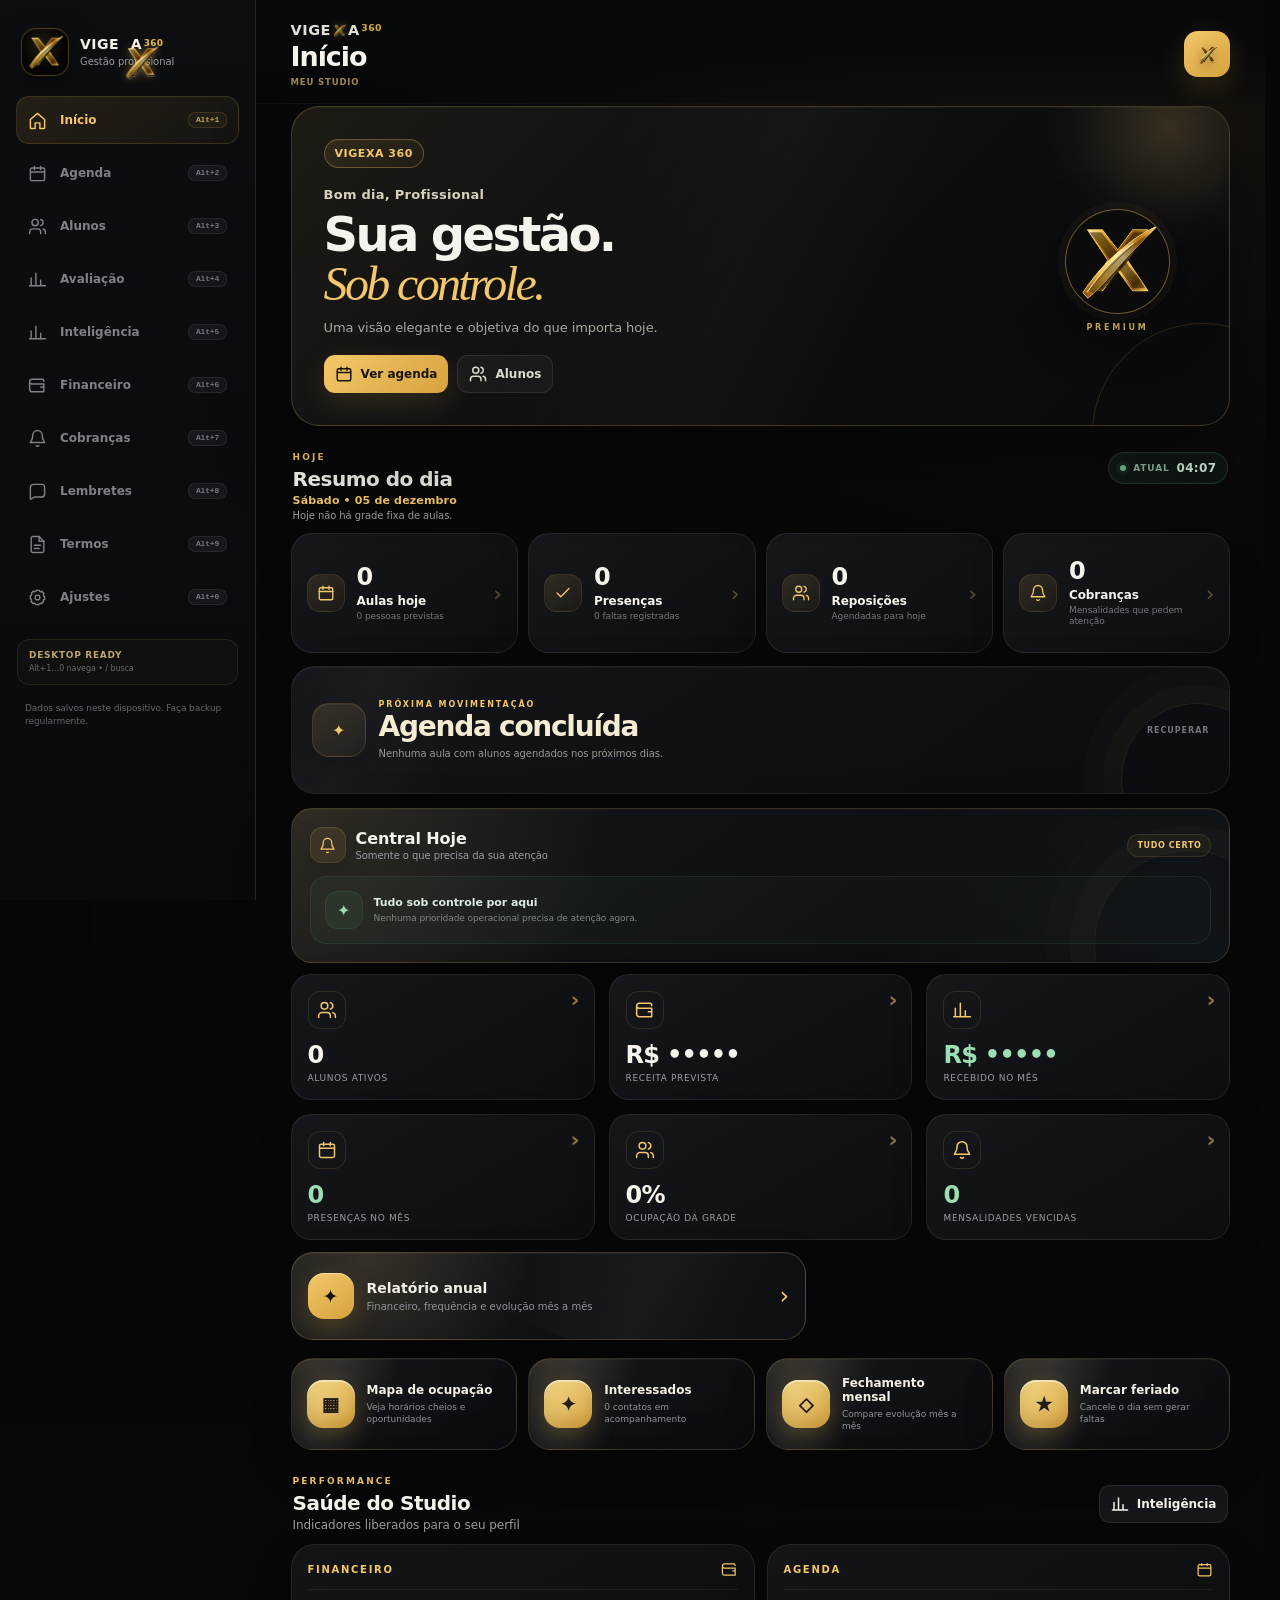
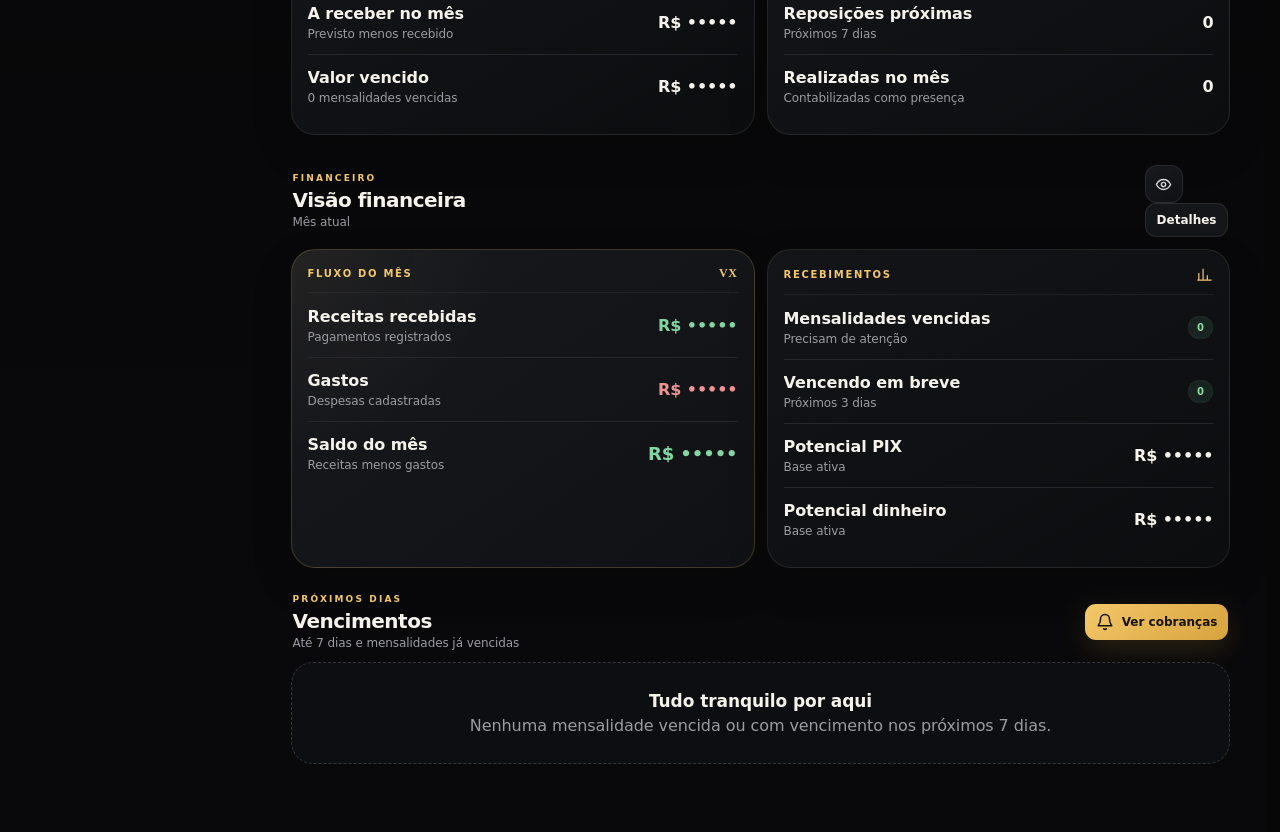
<file: index.html>
<!doctype html>
<html lang="pt-BR">
<head>
  <!-- Vigexa 360 V13.3.5 — Cabeçalho Clean • White Label Flexível -->
  <meta charset="utf-8" />
  <meta name="viewport" content="width=device-width, initial-scale=1, viewport-fit=cover" />
  <meta name="theme-color" content="#070708" />
  <meta name="color-scheme" content="dark" />
  <meta name="application-name" content="Vigexa 360" />
  <meta name="referrer" content="no-referrer" />
  <meta http-equiv="Content-Security-Policy" content="default-src 'self'; script-src 'self'; style-src 'self' 'unsafe-inline'; connect-src https://auth.superdb.com.br https://api.superdb.com.br; img-src 'self' data: blob:; font-src 'self' data:; object-src 'none'; base-uri 'none'; form-action 'self'; frame-src 'self' blob: data:; worker-src 'self'; manifest-src 'self'; upgrade-insecure-requests" />
  <meta name="apple-mobile-web-app-capable" content="yes" />
  <meta name="apple-mobile-web-app-status-bar-style" content="black-translucent" />
  <meta name="apple-mobile-web-app-title" content="Vigexa 360" />
  <meta name="description" content="Gestão profissional para personal trainers, studios e pequenos centros de treinamento" />
  <link rel="manifest" href="manifest.webmanifest?v=13.3.5" />
  <link rel="apple-touch-icon" href="assets/vigexa360-apple-touch-v3.png" />
  <link rel="icon" href="assets/vigexa360-icon-v3-192.png" />
  <link rel="stylesheet" href="styles.css?v=13.3.5" />
  <title>Vigexa 360</title>
</head>
<body>
  <svg aria-hidden="true" class="svg-sprite" width="0" height="0">
    <symbol id="i-home" viewBox="0 0 24 24"><path d="M3 10.8 12 3l9 7.8V21a1 1 0 0 1-1 1h-5v-7H9v7H4a1 1 0 0 1-1-1z"/></symbol>
    <symbol id="i-users" viewBox="0 0 24 24"><path d="M16 21v-2a4 4 0 0 0-4-4H6a4 4 0 0 0-4 4v2"/><circle cx="9" cy="7" r="4"/><path d="M22 21v-2a4 4 0 0 0-3-3.87M16 3.13a4 4 0 0 1 0 7.75"/></symbol>
    <symbol id="i-wallet" viewBox="0 0 24 24"><path d="M20 7V6a2 2 0 0 0-2-2H5a3 3 0 0 0 0 6h15v10H5a3 3 0 0 1-3-3V7"/><path d="M16 14h4"/></symbol>
    <symbol id="i-bell" viewBox="0 0 24 24"><path d="M18 8a6 6 0 0 0-12 0c0 7-3 7-3 9h18c0-2-3-2-3-9M13.7 21a2 2 0 0 1-3.4 0"/></symbol>
    <symbol id="i-file" viewBox="0 0 24 24"><path d="M14 2H6a2 2 0 0 0-2 2v16a2 2 0 0 0 2 2h12a2 2 0 0 0 2-2V8z"/><path d="M14 2v6h6M8 13h8M8 17h6"/></symbol>
    <symbol id="i-settings" viewBox="0 0 24 24"><circle cx="12" cy="12" r="3"/><path d="M19.4 15a1.7 1.7 0 0 0 .34 1.88l.06.06-2.83 2.83-.06-.06A1.7 1.7 0 0 0 15 19.4a1.7 1.7 0 0 0-1 .6 1.7 1.7 0 0 0-.4 1.1V21h-4v-.1A1.7 1.7 0 0 0 8.6 19.4a1.7 1.7 0 0 0-1.88.34l-.06.06-2.83-2.83.06-.06A1.7 1.7 0 0 0 4.6 15a1.7 1.7 0 0 0-.6-1 1.7 1.7 0 0 0-1.1-.4H3v-4h.1A1.7 1.7 0 0 0 4.6 8.6a1.7 1.7 0 0 0-.34-1.88l-.06-.06 2.83-2.83.06.06A1.7 1.7 0 0 0 9 4.6a1.7 1.7 0 0 0 1-.6 1.7 1.7 0 0 0 .4-1.1V3h4v.1A1.7 1.7 0 0 0 15.4 4.6a1.7 1.7 0 0 0 1.88-.34l.06-.06 2.83 2.83-.06.06A1.7 1.7 0 0 0 19.4 9c.1.37.32.7.6 1 .29.28.66.47 1.06.53H21v4h-.1A1.7 1.7 0 0 0 19.4 15z"/></symbol>
    <symbol id="i-plus" viewBox="0 0 24 24"><path d="M12 5v14M5 12h14"/></symbol>
    <symbol id="i-trash" viewBox="0 0 24 24"><path d="M3 6h18M8 6V4h8v2M19 6l-1 14H6L5 6M10 11v5M14 11v5"/></symbol>
    <symbol id="i-edit" viewBox="0 0 24 24"><path d="M12 20h9M16.5 3.5a2.1 2.1 0 0 1 3 3L8 18l-4 1 1-4z"/></symbol>
    <symbol id="i-search" viewBox="0 0 24 24"><circle cx="11" cy="11" r="7"/><path d="m20 20-3.5-3.5"/></symbol>
    <symbol id="i-message" viewBox="0 0 24 24"><path d="M21 15a4 4 0 0 1-4 4H8l-5 3V7a4 4 0 0 1 4-4h10a4 4 0 0 1 4 4z"/></symbol>
    <symbol id="i-check" viewBox="0 0 24 24"><path d="m20 6-11 11-5-5"/></symbol>
    <symbol id="i-download" viewBox="0 0 24 24"><path d="M12 3v12m0 0 5-5m-5 5-5-5M5 21h14"/></symbol>
    <symbol id="i-upload" viewBox="0 0 24 24"><path d="M12 15V3m0 0 5 5m-5-5-5 5M5 21h14"/></symbol>
    <symbol id="i-share" viewBox="0 0 24 24"><path d="M12 3v12m0-12 4 4m-4-4-4 4M5 12v7h14v-7"/></symbol>
    <symbol id="i-lock" viewBox="0 0 24 24"><path d="M7 11V8a5 5 0 0 1 10 0v3M5 11h14v10H5zM12 15v3"/></symbol>
    <symbol id="i-calendar" viewBox="0 0 24 24"><rect x="3" y="5" width="18" height="16" rx="2"/><path d="M16 3v4M8 3v4M3 10h18"/></symbol>
    <symbol id="i-chart" viewBox="0 0 24 24"><path d="M4 20V10M10 20V4M16 20v-7M22 20H2"/></symbol>
    <symbol id="i-receipt" viewBox="0 0 24 24"><path d="M6 2h12v20l-3-2-3 2-3-2-3 2zM9 7h6M9 11h6M9 15h4"/></symbol>
    <symbol id="i-eye" viewBox="0 0 24 24"><path d="M2 12s3.5-7 10-7 10 7 10 7-3.5 7-10 7S2 12 2 12z"/><circle cx="12" cy="12" r="3"/></symbol>
    <symbol id="i-eye-off" viewBox="0 0 24 24"><path d="M3 3l18 18M10.6 10.6a2 2 0 0 0 2.8 2.8M9.9 4.2A10.8 10.8 0 0 1 12 4c6.5 0 10 8 10 8a17 17 0 0 1-2.2 3.2M6.6 6.6C3.7 8.5 2 12 2 12s3.5 8 10 8a10 10 0 0 0 4.1-.9"/></symbol>
    <symbol id="i-more" viewBox="0 0 24 24"><circle cx="12" cy="5" r="1.6"/><circle cx="12" cy="12" r="1.6"/><circle cx="12" cy="19" r="1.6"/></symbol>
    <symbol id="i-x" viewBox="0 0 24 24"><path d="M18 6 6 18M6 6l12 12"/></symbol>
    <symbol id="i-body" viewBox="0 0 24 24"><circle cx="12" cy="4.5" r="2.2"/><path d="M8.6 8.2c.8-1.1 2-1.7 3.4-1.7s2.6.6 3.4 1.7l1.4 3.1-2.1 1.1-.7-1.5V21h-2v-6h-1.9v6h-2V10.9l-.8 1.5-2-1.1z"/><path d="M7.9 13.2 6.8 18M16.1 13.2l1.1 4.8"/></symbol>
  </svg>

  <div id="appShell" class="app-shell">
    <aside class="sidebar">
      <div class="brand-mini">
        <span id="brandMiniLogoFrame" class="brand-mini-logo-frame brand-fitted-media"><img id="brandMiniLogo" src="assets/vigexa-x-dynamic-192.png" alt="Vigexa 360" /></span>
        <div><strong id="appBrandName" class="vigexa-lockup">VIGE<span class="vigexa-wordmark-x-wrap"><img class="vigexa-wordmark-x" src="assets/vigexa-x-dynamic-192.png" alt="" aria-hidden="true"></span>A<span class="vigexa-brand-360">360</span></strong><span>Gestão profissional</span></div>
      </div>
      <nav id="desktopNav" class="desktop-nav"></nav>
      <button id="installBtnSide" class="install-side hidden" type="button">Instalar aplicativo</button>
      <div class="desktop-productivity-note"><strong>Desktop Ready</strong><span>Alt+1…0 navega • / busca</span></div>
      <div class="privacy-note">Dados salvos neste dispositivo. Faça backup regularmente.</div>
    </aside>

    <main class="main">
      <header class="topbar">
        <div class="topbar-brand-cluster">
          <div class="topbar-identity-copy">
            <strong id="topbarProductName" class="vigexa-lockup vigexa-topbar-lockup">VIGE<span class="vigexa-wordmark-x-wrap"><img class="vigexa-wordmark-x" src="assets/vigexa-x-dynamic-192.png" alt="" aria-hidden="true"></span>A<span class="vigexa-brand-360">360</span></strong>
            <h1 id="pageTitle">Início</h1>
            <p class="eyebrow topbar-studio-context" id="studioBrandName">Meu Studio</p>
          </div>
        </div>
        <div class="top-actions">
          <button id="installBtnTop" class="icon-btn hidden" type="button" aria-label="Instalar aplicativo"><svg><use href="#i-download"/></svg></button>
          <button class="avatar-btn" id="brandAvatar" type="button" data-nav="settings" aria-label="Vigexa 360 • acesso e ajustes"><img class="vigexa-product-mark vigexa-product-mark-avatar" src="assets/vigexa-x-dynamic-192.png" alt="" aria-hidden="true" /></button>
        </div>
      </header>
      <section id="view" class="view" aria-live="polite"></section>
    </main>

    <nav id="mobileNav" class="mobile-nav"></nav>
  </div>

  <div id="modalRoot"></div>
  <div id="toastRoot" class="toast-root" aria-live="polite"></div>

  <script src="app.js?v=13.3.5"></script>
</body>
</html>
</file>
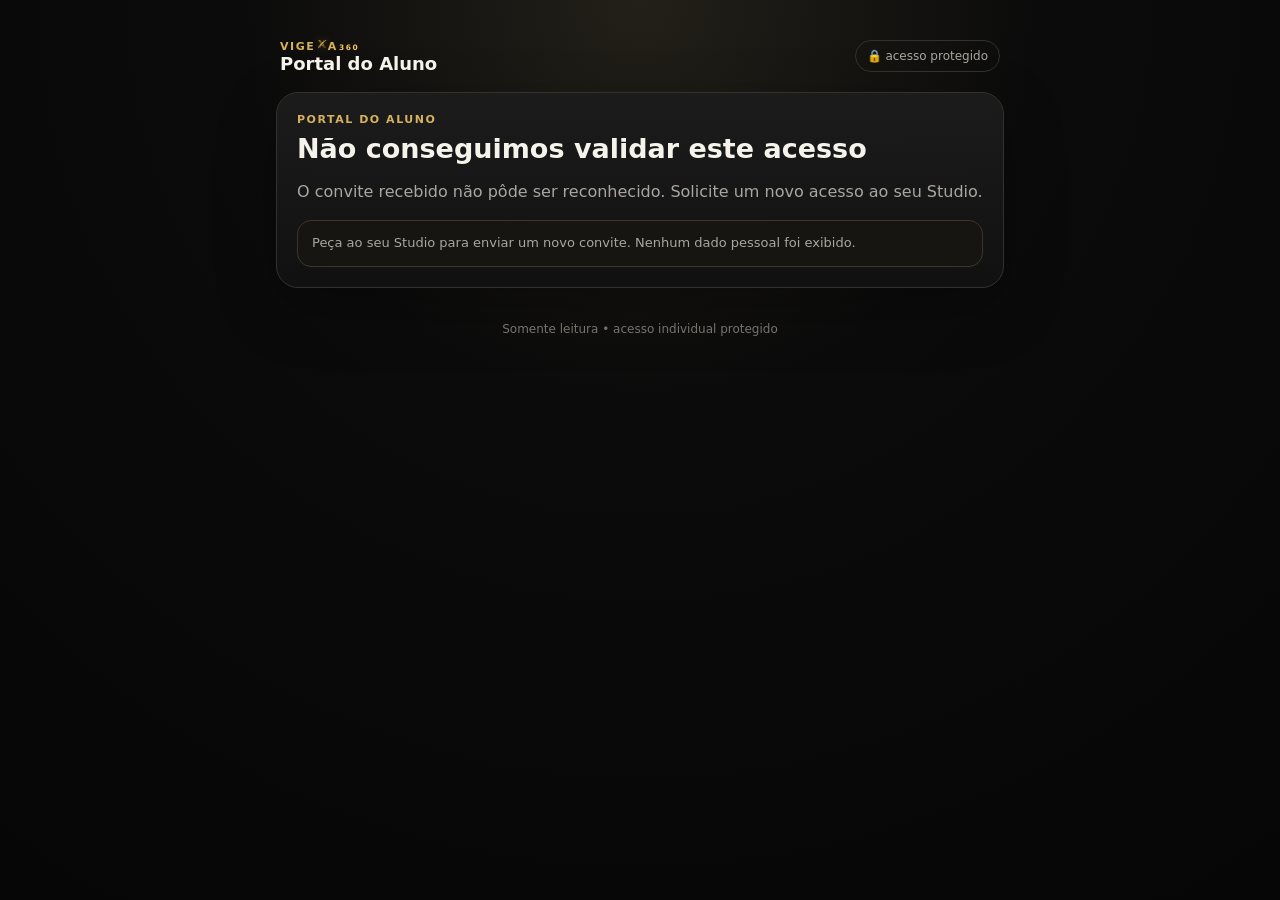
<file: student-portal.html>
<!doctype html>
<html lang="pt-BR">
<head>
<meta charset="utf-8" />
<meta name="viewport" content="width=device-width,initial-scale=1,viewport-fit=cover" />
<meta name="referrer" content="no-referrer" />
<meta name="robots" content="noindex,nofollow" />
<meta http-equiv="Content-Security-Policy" content="default-src 'self'; script-src 'self'; style-src 'unsafe-inline'; connect-src https://auth.superdb.com.br https://api.superdb.com.br; img-src 'self' data:; font-src 'self'; object-src 'none'; base-uri 'none'; form-action 'self'; frame-src 'none'; upgrade-insecure-requests" />
<title>Vigexa 360 • Portal do Aluno</title>
<style>
:root{color-scheme:dark;--bg:#090909;--card:#141414;--card2:#1c1c1c;--text:#f5f3eb;--muted:#aaa79f;--accent:#d6b25e;--line:#34312a;--ok:#7dd3a7;--bad:#ff8f8f}*{box-sizing:border-box}body{margin:0;font-family:Inter,system-ui,-apple-system,Segoe UI,sans-serif;background:radial-gradient(circle at top,#232019 0,#0b0b0b 36%,#060606 100%);color:var(--text);min-height:100vh}.wrap{width:min(760px,100%);margin:0 auto;padding:20px 16px 48px}.brand{display:flex;align-items:center;justify-content:space-between;gap:16px;padding:18px 4px}.brand-product{display:flex;align-items:center;gap:11px;min-width:0}.brand-product-logo{width:46px;height:46px;border-radius:14px;display:block;box-shadow:0 10px 28px rgba(0,0,0,.42),0 0 0 1px rgba(214,178,94,.18)}.brand-product-text{min-width:0}.brand-product-text small{display:block}.brand-product-text strong{white-space:nowrap}.vigexa-word{font-weight:950;letter-spacing:.025em}.vigexa-word{display:inline-flex;align-items:center}.portal-wordmark-x{display:inline-grid;place-items:center;width:1.1em;height:1.1em;margin:0 .02em}.portal-wordmark-x img{width:100%;height:100%;object-fit:contain;filter:drop-shadow(0 0 5px rgba(214,178,94,.28))}.vigexa-word em{color:#f2c75e;font-style:normal;font-weight:650;font-size:.68em;margin-left:.16em;transform:translateY(-.16em)}.brand small,.eyebrow{color:var(--accent);font-size:11px;font-weight:800;letter-spacing:.14em}.brand strong{display:block;font-size:18px}.lock{border:1px solid var(--line);border-radius:999px;padding:8px 11px;color:var(--muted);font-size:12px}.card{background:linear-gradient(180deg,rgba(28,28,28,.98),rgba(17,17,17,.98));border:1px solid var(--line);border-radius:22px;padding:20px;box-shadow:0 20px 60px rgba(0,0,0,.28);margin-bottom:14px}.hero h1{font-size:27px;margin:7px 0 8px}.hero p,.muted{color:var(--muted);line-height:1.5}.field{margin:14px 0}.field label{display:block;font-size:12px;font-weight:800;margin-bottom:7px}.field input{width:100%;padding:14px;border-radius:14px;border:1px solid #3a372f;background:#0e0e0e;color:var(--text);font-size:16px;outline:none}.field input:focus{border-color:var(--accent)}.trust-option{display:flex;align-items:flex-start;gap:10px;margin:8px 0 16px;padding:12px 13px;border:1px solid var(--line);border-radius:14px;background:#11110f}.trust-option input{margin-top:3px;accent-color:var(--accent)}.trust-option span{display:grid;gap:3px}.trust-option strong{font-size:13px}.trust-option small{color:var(--muted);font-size:11px;line-height:1.4}button{appearance:none;border:0;border-radius:14px;padding:13px 16px;font-weight:800;font-size:14px;cursor:pointer}button.primary{background:var(--accent);color:#12100a}button.secondary{background:#28251f;color:var(--text);border:1px solid #3d392f}button:disabled{opacity:.55;cursor:wait}.actions{display:flex;gap:9px;flex-wrap:wrap;margin-top:14px}.notice{padding:13px 14px;border:1px solid #3b372f;border-radius:14px;background:#161511;color:var(--muted);font-size:13px;line-height:1.45}.notice.ok{border-color:#315542;color:#b9e8cf}.notice.bad{border-color:#653939;color:#ffc1c1}.identity{display:flex;align-items:center;gap:13px}.avatar{width:48px;height:48px;border-radius:16px;display:grid;place-items:center;background:#2b261b;color:var(--accent);font-size:20px;font-weight:900}.identity strong{display:block;font-size:18px}.identity span{color:var(--muted);font-size:13px}.tabs{display:flex;gap:8px;overflow:auto;padding:4px 0 10px}.tabs button{white-space:nowrap;background:#1d1b17;color:var(--muted);padding:10px 12px}.tabs button.active{color:#15120b;background:var(--accent)}.grid{display:grid;grid-template-columns:repeat(2,minmax(0,1fr));gap:10px}.metric{border:1px solid var(--line);border-radius:16px;padding:14px;background:#101010}.metric span{display:block;color:var(--muted);font-size:11px;text-transform:uppercase;letter-spacing:.08em}.metric strong{display:block;margin-top:7px;font-size:18px}.list{display:grid;gap:8px}.row{display:flex;justify-content:space-between;gap:16px;padding:12px 0;border-bottom:1px solid #2c2a25}.row:last-child{border-bottom:0}.row span{color:var(--muted);font-size:12px}.row strong{display:block;color:var(--text);font-size:14px}.row em{font-style:normal;color:var(--accent);font-size:12px}.section-title{margin:3px 0 14px}.section-title small{color:var(--accent);font-weight:800;letter-spacing:.12em}.section-title h2{font-size:20px;margin:4px 0}.password-offer h2,.password-sheet h2{margin:7px 0 8px;font-size:21px}.password-offer p{color:var(--muted);line-height:1.5}.password-layer{position:fixed;inset:0;z-index:99;background:rgba(0,0,0,.78);display:grid;place-items:center;padding:18px;overflow:auto}.password-sheet{width:min(520px,100%);margin:auto}.portal-flash{margin-bottom:14px}.footer{padding:20px 4px;color:#77736b;text-align:center;font-size:12px}@media(max-width:520px){.wrap{padding:12px 12px 36px}.card{padding:17px;border-radius:19px}.grid{grid-template-columns:1fr}.hero h1{font-size:24px}}
</style>
</head>
<body><main class="wrap"><header class="brand"><div class="brand-product"><div class="brand-product-text"><small class="vigexa-word" aria-label="Vigexa 360">VIGE<span class="portal-wordmark-x"><img src="assets/vigexa-x-dynamic-192.png" alt="" aria-hidden="true"></span>A<em>360</em></small><strong>Portal do Aluno</strong></div></div><div class="lock">🔒 acesso protegido</div></header><div id="app"></div><footer class="footer">Somente leitura • acesso individual protegido</footer></main><script src="student-portal.js?v=13.3.5"></script></body></html>
</file>
